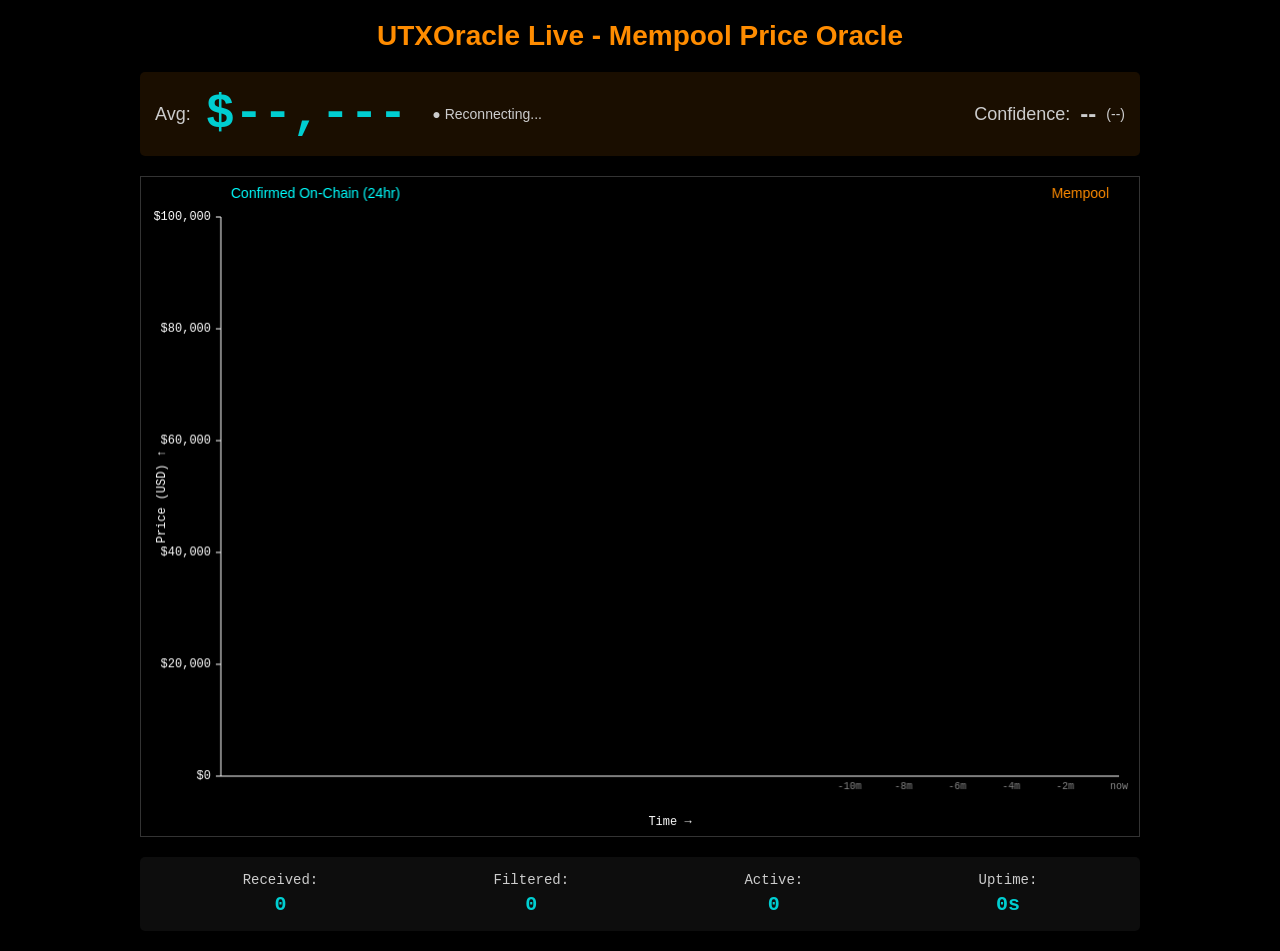
<file: live/frontend/index.html>
<!DOCTYPE html>
<html lang="en">
<head>
    <meta charset="UTF-8">
    <meta name="viewport" content="width=device-width, initial-scale=1.0">
    <title>UTXOracle Live - Mempool Price Oracle</title>
    <link rel="stylesheet" href="styles.css">
</head>
<body>
    <div class="container">
        <h1>UTXOracle Live - Mempool Price Oracle</h1>

        <div class="status-bar">
            <div id="price-display">
                <span class="label">Avg:</span>
                <span id="price">$--,---</span>
                <span id="connection-status" class="status-indicator">● Connecting...</span>
            </div>
            <div id="confidence-display">
                <span class="label">Confidence:</span>
                <span id="confidence">--</span>
                <span id="confidence-label">(--)</span>
                <div id="confidence-warning" class="confidence-warning">⚠ Low confidence - warming up</div>
            </div>
        </div>

        <div class="canvas-container">
            <canvas id="mempool-canvas" width="1000" height="660"></canvas>
        </div>

        <div class="stats-panel">
            <div class="stat-item">
                <span class="stat-label">Received:</span>
                <span id="stat-received">0</span>
            </div>
            <div class="stat-item">
                <span class="stat-label">Filtered:</span>
                <span id="stat-filtered">0</span>
            </div>
            <div class="stat-item">
                <span class="stat-label">Active:</span>
                <span id="stat-active">0</span>
            </div>
            <div class="stat-item">
                <span class="stat-label">Uptime:</span>
                <span id="stat-uptime">0s</span>
            </div>
        </div>
    </div>

    <!-- Task 05: Visualization Renderer - Agent: visualization-renderer -->
    <script src="mempool-viz.js"></script>
</body>
</html>
</file>
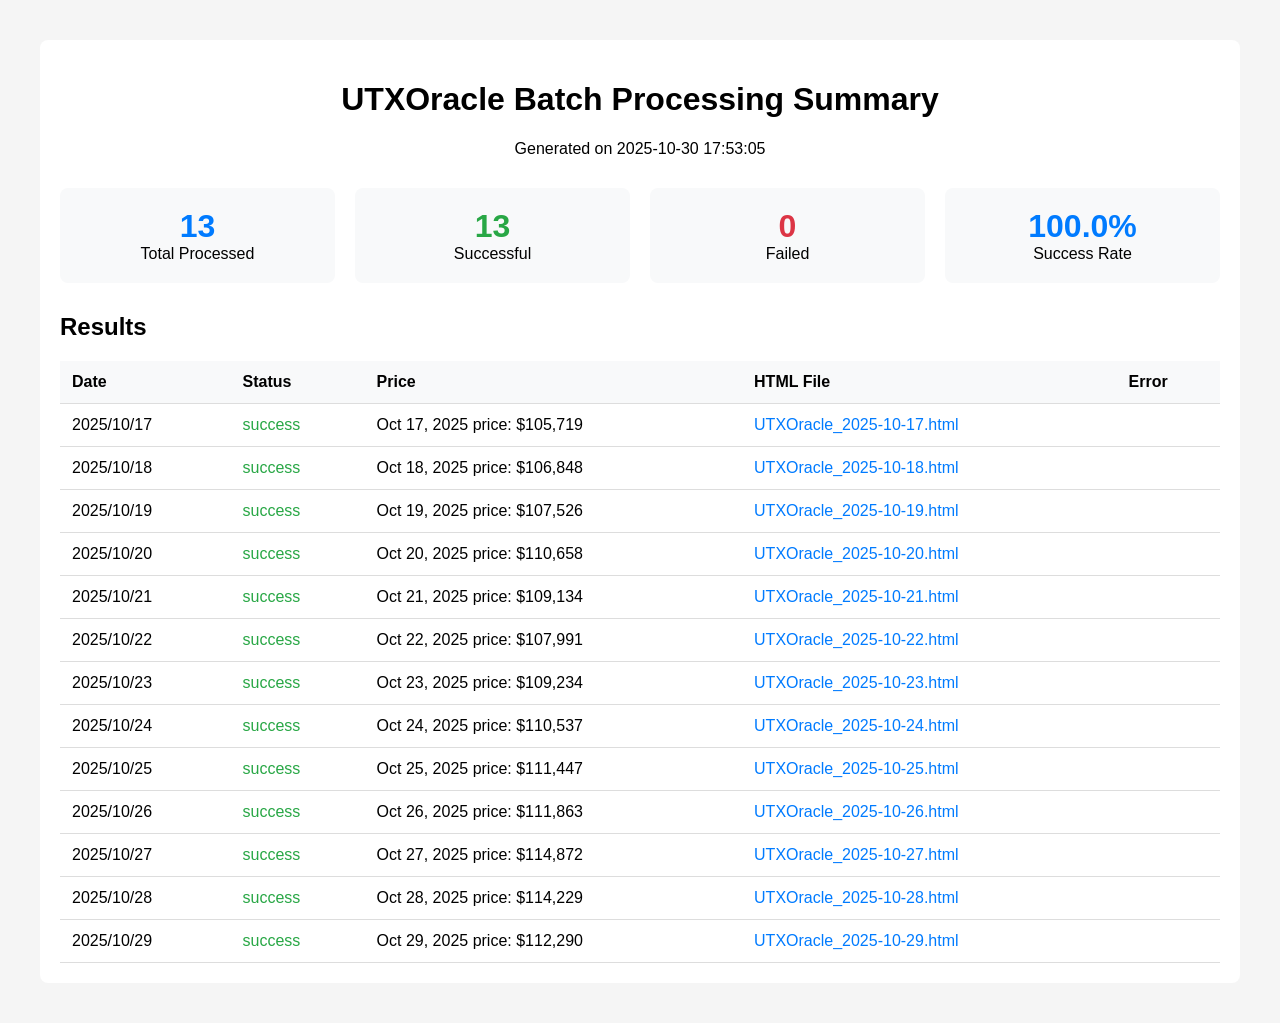
<file: batch_summary.html>
<!DOCTYPE html>
<html>
<head>
    <title>UTXOracle Batch Processing Summary</title>
    <style>
        body { font-family: Arial, sans-serif; margin: 40px; background: #f5f5f5; }
        .container { max-width: 1200px; margin: 0 auto; background: white; padding: 20px; border-radius: 8px; }
        .header { text-align: center; margin-bottom: 30px; }
        .stats { display: grid; grid-template-columns: repeat(auto-fit, minmax(200px, 1fr)); gap: 20px; margin-bottom: 30px; }
        .stat-card { background: #f8f9fa; padding: 20px; border-radius: 8px; text-align: center; }
        .stat-number { font-size: 2em; font-weight: bold; color: #007bff; }
        .results-table { width: 100%; border-collapse: collapse; margin-top: 20px; }
        .results-table th, .results-table td { padding: 12px; text-align: left; border-bottom: 1px solid #ddd; }
        .results-table th { background-color: #f8f9fa; }
        .success { color: #28a745; }
        .error { color: #dc3545; }
        .html-link { color: #007bff; text-decoration: none; }
        .html-link:hover { text-decoration: underline; }
    </style>
</head>
<body>
    <div class="container">
        <div class="header">
            <h1>UTXOracle Batch Processing Summary</h1>
            <p>Generated on 2025-10-30 17:53:05</p>
        </div>
        
        <div class="stats">
            <div class="stat-card">
                <div class="stat-number">13</div>
                <div>Total Processed</div>
            </div>
            <div class="stat-card">
                <div class="stat-number success">13</div>
                <div>Successful</div>
            </div>
            <div class="stat-card">
                <div class="stat-number error">0</div>
                <div>Failed</div>
            </div>
            <div class="stat-card">
                <div class="stat-number">100.0%</div>
                <div>Success Rate</div>
            </div>
        </div>
        
        <h2>Results</h2>
        <table class="results-table">
            <thead>
                <tr>
                    <th>Date</th>
                    <th>Status</th>
                    <th>Price</th>
                    <th>HTML File</th>
                    <th>Error</th>
                </tr>
            </thead>
            <tbody>

                <tr>
                    <td>2025/10/17</td>
                    <td class="success">success</td>
                    <td>		Oct 17, 2025 price: $105,719</td>
                    <td><a href="UTXOracle_2025-10-17.html" class="html-link">UTXOracle_2025-10-17.html</a></td>
                    <td></td>
                </tr>

                <tr>
                    <td>2025/10/18</td>
                    <td class="success">success</td>
                    <td>		Oct 18, 2025 price: $106,848</td>
                    <td><a href="UTXOracle_2025-10-18.html" class="html-link">UTXOracle_2025-10-18.html</a></td>
                    <td></td>
                </tr>

                <tr>
                    <td>2025/10/19</td>
                    <td class="success">success</td>
                    <td>		Oct 19, 2025 price: $107,526</td>
                    <td><a href="UTXOracle_2025-10-19.html" class="html-link">UTXOracle_2025-10-19.html</a></td>
                    <td></td>
                </tr>

                <tr>
                    <td>2025/10/20</td>
                    <td class="success">success</td>
                    <td>		Oct 20, 2025 price: $110,658</td>
                    <td><a href="UTXOracle_2025-10-20.html" class="html-link">UTXOracle_2025-10-20.html</a></td>
                    <td></td>
                </tr>

                <tr>
                    <td>2025/10/21</td>
                    <td class="success">success</td>
                    <td>		Oct 21, 2025 price: $109,134</td>
                    <td><a href="UTXOracle_2025-10-21.html" class="html-link">UTXOracle_2025-10-21.html</a></td>
                    <td></td>
                </tr>

                <tr>
                    <td>2025/10/22</td>
                    <td class="success">success</td>
                    <td>		Oct 22, 2025 price: $107,991</td>
                    <td><a href="UTXOracle_2025-10-22.html" class="html-link">UTXOracle_2025-10-22.html</a></td>
                    <td></td>
                </tr>

                <tr>
                    <td>2025/10/23</td>
                    <td class="success">success</td>
                    <td>		Oct 23, 2025 price: $109,234</td>
                    <td><a href="UTXOracle_2025-10-23.html" class="html-link">UTXOracle_2025-10-23.html</a></td>
                    <td></td>
                </tr>

                <tr>
                    <td>2025/10/24</td>
                    <td class="success">success</td>
                    <td>		Oct 24, 2025 price: $110,537</td>
                    <td><a href="UTXOracle_2025-10-24.html" class="html-link">UTXOracle_2025-10-24.html</a></td>
                    <td></td>
                </tr>

                <tr>
                    <td>2025/10/25</td>
                    <td class="success">success</td>
                    <td>		Oct 25, 2025 price: $111,447</td>
                    <td><a href="UTXOracle_2025-10-25.html" class="html-link">UTXOracle_2025-10-25.html</a></td>
                    <td></td>
                </tr>

                <tr>
                    <td>2025/10/26</td>
                    <td class="success">success</td>
                    <td>		Oct 26, 2025 price: $111,863</td>
                    <td><a href="UTXOracle_2025-10-26.html" class="html-link">UTXOracle_2025-10-26.html</a></td>
                    <td></td>
                </tr>

                <tr>
                    <td>2025/10/27</td>
                    <td class="success">success</td>
                    <td>		Oct 27, 2025 price: $114,872</td>
                    <td><a href="UTXOracle_2025-10-27.html" class="html-link">UTXOracle_2025-10-27.html</a></td>
                    <td></td>
                </tr>

                <tr>
                    <td>2025/10/28</td>
                    <td class="success">success</td>
                    <td>		Oct 28, 2025 price: $114,229</td>
                    <td><a href="UTXOracle_2025-10-28.html" class="html-link">UTXOracle_2025-10-28.html</a></td>
                    <td></td>
                </tr>

                <tr>
                    <td>2025/10/29</td>
                    <td class="success">success</td>
                    <td>		Oct 29, 2025 price: $112,290</td>
                    <td><a href="UTXOracle_2025-10-29.html" class="html-link">UTXOracle_2025-10-29.html</a></td>
                    <td></td>
                </tr>

            </tbody>
        </table>
    </div>
</body>
</html>
</file>
<file: live/frontend/styles.css>
/**
 * UTXOracle Live - Styles (matching UTXOracle.py HTML output style)
 */

* {
    margin: 0;
    padding: 0;
    box-sizing: border-box;
}

body {
    background-color: #000000;
    color: #CCCCCC;
    font-family: Arial, sans-serif;
    text-align: center;
    margin: 0;
}

.container {
    width: 95%;
    max-width: 1000px;
    margin: 20px auto;
}

h1 {
    color: #FF8C00;
    font-size: 28px;
    margin-bottom: 20px;
}

/* Status Bar */
.status-bar {
    display: flex;
    justify-content: space-between;
    align-items: center;
    margin-bottom: 20px;
    padding: 15px;
    background-color: rgba(255, 140, 0, 0.1);
    border-radius: 5px;
}

#price-display {
    display: flex;
    align-items: center;
    gap: 15px;
}

.label {
    color: #CCCCCC;
    font-size: 18px;
}

#price {
    color: #00CED1;
    font-size: 48px;
    font-weight: bold;
    font-family: 'Courier New', monospace;
}

#connection-status {
    font-size: 14px;
    padding: 5px 10px;
    border-radius: 3px;
}

#connection-status.connected {
    color: #00FF00;
}

#connection-status.disconnected {
    color: #FF0000;
}

#connection-status.reconnecting {
    color: #FFFF00;
}

#confidence-display {
    display: flex;
    align-items: center;
    gap: 10px;
    font-size: 18px;
}

#confidence {
    font-size: 24px;
    font-weight: bold;
}

#confidence.high {
    color: #00CED1;
}

#confidence.medium {
    color: #FFFF00;
}

#confidence.low {
    color: #FF8C00;
}

#confidence-label {
    color: #CCCCCC;
    font-size: 14px;
}

/* Confidence color-coding (US3: T079) */
.confidence-label.confidence-high {
    color: #00FF00; /* Green */
    font-weight: bold;
}

.confidence-label.confidence-medium {
    color: #FFFF00; /* Yellow */
    font-weight: bold;
}

.confidence-label.confidence-low {
    color: #FF8C00; /* Orange */
    font-weight: bold;
}

/* Low confidence warning (US3: T080) */
.confidence-warning {
    color: #FF8C00;
    font-size: 14px;
    font-style: italic;
    margin-top: 5px;
    display: none;
}

.confidence-warning.show {
    display: block;
}

/* Canvas Container */
.canvas-container {
    position: relative;
    width: 100%;
    margin: 20px auto;
}

#mempool-canvas {
    background-color: #000000;
    width: 100%;
    height: auto;
    display: block;
    border: 1px solid #333333;
}

/* Stats Panel */
.stats-panel {
    display: flex;
    justify-content: space-around;
    margin-top: 20px;
    padding: 15px;
    background-color: rgba(255, 255, 255, 0.05);
    border-radius: 5px;
    font-family: 'Courier New', monospace;
}

.stat-item {
    display: flex;
    flex-direction: column;
    align-items: center;
    gap: 5px;
}

.stat-label {
    color: #CCCCCC;
    font-size: 14px;
}

.stat-item span:last-child {
    color: #00CED1;
    font-size: 20px;
    font-weight: bold;
}

/* Responsive adjustments */
@media (max-width: 768px) {
    #price {
        font-size: 32px;
    }

    .status-bar {
        flex-direction: column;
        gap: 15px;
    }

    .stats-panel {
        flex-wrap: wrap;
        gap: 15px;
    }
}
</file>
